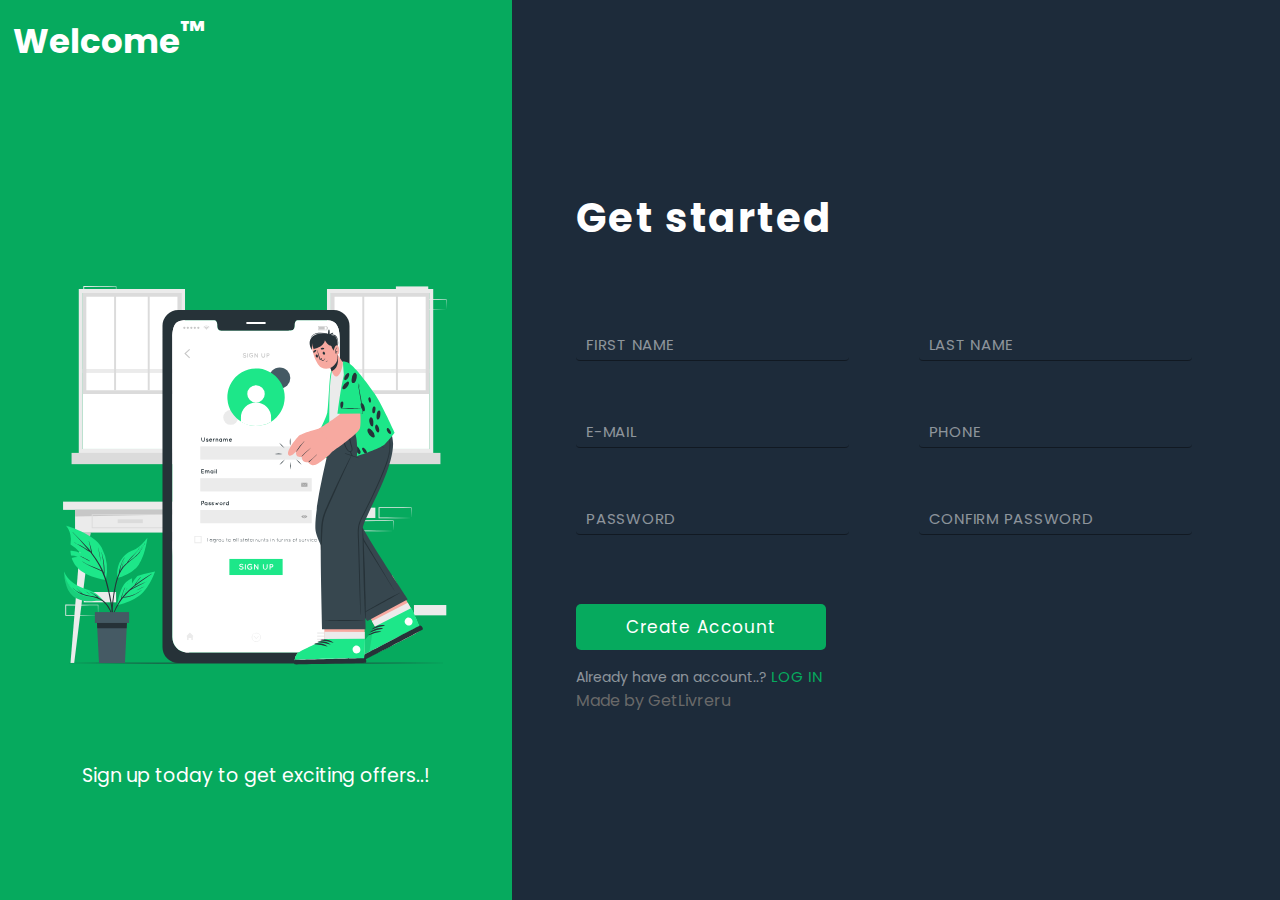
<file: SignUpForm/index.html>
<!DOCTYPE html>
<html lang="en">
<head>
    <meta charset="UTF-8">
    <meta http-equiv="X-UA-Compatible" content="IE=edge">
    <meta name="viewport" content="width=device-width, initial-scale=1.0">
    <meta name="theme-color" content="#06aa5e">
    <meta name="msapplication-navbutton-color" content="#06aa5e">
    <meta name="apple-mobile-web-app-capable" content="yes">
    <meta name="apple-mobile-web-app-status-bar-style" content="black-translucent">
    <title>Sign up | Basket ™</title>
    <link rel="shortcut icon" href="./assets/images/favicon.png" type="image/x-icon">
    <link rel="stylesheet" href="./assets/css/style.css">
    <script src="./assets/js/script.js" defer></script>
</head>
<body>
    <main class="card-container slideUp-animation">
        <div class="image-container">
            <h1 class="company">Welcome<sup>&trade;</sup></h1>
            <img src="./assets/images/signUp.svg" class="illustration" alt="">
            <p class="quote">Sign up today to get exciting offers..!</p>
            <a href="#btm" class="mobile-btm-nav">
                <img src="./assets/images/dbl-arrow.png" alt="">
            </a>
        </div>
        <form action="" method="">
            <div class="form-container slideRight-animation">
    
                <h1 class="form-header">
                    Get started
                </h1>
    
                <div class="input-container">
                    <label for="f-name"></label>
                    <input type="text" name="f-name" id="f-name" required>
                    <span>
                        First name
                    </span>
                    <div class="error"></div>
                </div>
    
                <div class="input-container">
                    <label for="l-name"></label>
                    <input type="text" name="l-name" id="l-name" required>
                    <span>
                        Last name
                    </span>
                    <div class="error"></div>
                </div>
    
                <div class="input-container">
                    <label for="mail">
                    </label>
                    <input type="email" name="mail" id="mail" required>
                    <span>
                        E-mail
                    </span>
                    <div class="error"></div>
                </div>
    
                <div class="input-container">
                    <label for="phone">
                    </label>
                    <input type="tel" name="phone" id="phone" required>
                    <span>Phone</span>
                    <div class="error"></div>
                </div>
    
                <div class="input-container">
                    <label for="user-password"></label>
                    <input type="password" name="user-password" id="user-password" class="user-password" required>
                    <span>Password</span>
                    <div class="error"></div>
                </div>

                <div class="input-container">
                    <label for="user-password-confirm"></label>
                    <input type="password" name="user-password-confirm" id="user-password-confirm" class="password-confirmation" required>
                    <span>
                        Confirm Password
                    </span>
                    <div class="error"></div>
                </div>

                <div id="btm">
                    <button type="submit" class="submit-btn">Create Account</button>
                    <p class="btm-text">
                        Already have an account..? <span class="btm-text-highlighted">  Log in</span>
                    </p>
                    <a href="https://github.com/GetLivreru">Made by GetLivreru</a>
                </div>
            </div>
        </form>
    </main>
    <section class="outro-overlay disabled slideUp-animation">
        <h1 class="company">Basket <sup>&trade;</sup></h1>
        <h1 class="outro-greeting">Thank's for signing up..!</h1>
        <img src="./assets/images/shape.svg" alt="" class="shape">
        <img src="./assets/images/signedUp.svg" alt="" id="signedUp-illustration" class="slideRight-animation">
        <div class="author-link">
            &copy;&nbsp;
            <a href="https://github.com/GetLivreru">Made by GetLivreru</a> |
            <a href="https://www.github.com/GetLivreru/OdinProject">Source Code</a>
        </div>
    </section>
</body>
</html>
</file>
<file: SignUpForm/assets/css/style.css>
@import url('https://fonts.googleapis.com/css2?family=Poppins:wght@400&display=swap');

/*
  VARIABLES DECLARATION ON ROOT
*/
:root {
    --green: rgb(33, 250, 131);
    --red: rgb(252, 86, 108);
    --dusky-green: rgb(6, 170, 94);
    --opac-white: rgba(255, 255, 255, .8);
    --form-txt:  rgba(255, 255, 255, .5);
    --darky: #1d2b3a;
    --light-grey: rgb(105, 105, 105);
}


/*
    COMMON STYLING
*/
* {
    margin: 0;
    padding: 0;
    scroll-behavior: smooth;
    font-family: 'Poppins', system-ui, -apple-system, BlinkMacSystemFont, 'Segoe UI', Roboto, Oxygen, Ubuntu, Cantarell, 'Open Sans', 'Helvetica Neue', sans-serif;
}
body {
    overflow: hidden;
    background-color: var(--dusky-green);
}


/* 
    MAIN(SIGN-UP CARD) SECTION
*/
.card-container {
    display: grid;
    grid-template-columns: calc(100% - 60%) auto;
    height: 100vh;
    width: 100%;
    overflow: hidden;
    background-color: var(--darky);
}


/*
    FORM SECTION
*/
.form-container {
    width: 50vw;
    display: grid;
    grid-template-columns: 1fr 1fr;
    gap: 45px;
    padding: 50px;
    color: var(--form-txt);
}
.form-header {
    grid-column: 1 / -1;
    letter-spacing: .06em;
    margin-bottom: 30px;
    font-size: 40px;
    color: white;
}
input {
    display: block;
    border-radius: 4px;
    border: 0;
    border-bottom: 1px solid rgb(0,0,0,.4);
    padding: 6px 6px 6px 10px;
    margin-top: 5px;
    background-color: rgba(255, 255, 255, 0);
    transition: all .5s ease-in;
    color: var(--opac-white);
} 
input::placeholder{
    content: none;
}
span {
    letter-spacing: .05em;
    text-transform: uppercase;
    font-size: 15px;
    transition: all .4s;
}
[type="submit"]{
    border: 0;
    background-color: var(--dusky-green);
    color: white;
    padding: 10px 50px;
    letter-spacing: .05em;
    border-radius: 5px;
    margin-top: 20px;
    font-size: 17px;
    outline: none;
}
form {
    width: auto;
    display: grid;
    place-items: center;
}
.btm-text {
    margin-top: 15px;
    font-size: 14px;
}
.btm-text-highlighted {
    color: var(--dusky-green);
}
.input-container {
    position: relative;
}
span:not(.btm-text-highlighted) {
    position: absolute;
    left: 0;
    top: 0;
    padding: 10px;
    pointer-events: none;
}


/*
    INPUT FIELD EFFECTS SECTION
*/
input:focus ~ span,
input:valid ~ span{
    font-size: 10px;
    transform: translateX(4px) translateY(-7px);
    font-size: 0.80em;
    padding: 0 6px;
    color: var(--cyny-green);
    background-color: var(--dusky-green);
    color: white;
    border-radius: 2px;
}
input:focus,
input:focus-visible {
    border: 1px solid  var(--green);
    box-shadow: 0 0 5px rgb(0,0,0,.3);
    outline: none;
}
input:valid {
    border: 1px solid var(--green);  
}


/* 
    ERROR PROMPTER SECTION
*/
.error {
    color: rgb(255, 51, 51);
    font-family: sans-serif;
    font-weight: 500;
    text-transform: none;
    overflow: hidden;
    margin-top: 4px;
}


/*
    IMAGE ILLUSTRATION SECTION
*/
.image-container{
    display: grid;
    place-items: center;
    background-color: var(--dusky-green);
    color: white;
}
.image-container > img {
    width: calc(90%);
}
.company, 
.image-container > .quote {
        width: 100%;
        height: 100%;
        text-align: center;
        font-size: 19px;
}
.company {
    font-size: 34px;
    text-align: left;
    height: 70px;
    align-self: flex-start;
    padding: 2% 0 0 5%;
}
.outro-overlay > .company{
    position: absolute;
    top: 0;
}
.mobile-btm-nav {
    display: none;
}


/*
    FORM NAVIGATION (FOR-MOBILE)
*/
.mobile-btm-nav {
    text-decoration: none;
    display: none;
}
.mobile-btm-nav > img {
    transform: scale(.3) rotateZ(180deg);
}


/*
    FLOATING ANIMATION FOR BOTTOM-NAV (FOR-MOBILE-VERSION)
*/
@keyframes float {
	0% {
		transform: translatey(0px);
	}
	50% {
		transform: translatey(-10px);
	}
	100% {
		transform: translatey(0px);
	}
}

/* .card-container {
    display: none;
} */


/* 
    GREETING SECTION (SHOWS AFTER SIGNING UP)
*/
.outro-overlay {
    display: flex;
    background-color: var(--dusky-green);
    height: 100vh;
    width: 100%;
    z-index: 0;
    overflow: hidden;
    align-items: center;
    justify-content: space-evenly;
    color: white;
    position: relative;
}
.outro-overlay > #signedUp-illustration {
    height: 90%;
    z-index: 2;
}
.outro-overlay > .shape {
    position: absolute;
    top: 0;
    left: 0;
    z-index: 1;
    animation: 1.3s 1 forwards cubic-bezier(.36,-0.01,.5,1.38) slideRight;
    width: 150%;
}
.outro-overlay > .outro-greeting {
    z-index: 3;
    font-weight: 700;
    letter-spacing: .02em;
    word-spacing: .1em;
}
.disabled {
    display: none ;
}


/*
  SVG ANIMATION
*/
.slideUp-animation {
    animation: 1.3s 1 forwards cubic-bezier(.36,-0.01,.5,1.38) slideUp;animation-delay: 0s;
} 
.slideRight-animation {
    animation: 1.3s 1 forwards cubic-bezier(.36,-0.01,.5,1.38) slideRight;animation-delay: 0s;
}                             
@keyframes slideUp {  
    0% { opacity: 0; transform: translateY(30px); }
    100% { opacity: 1; transform: inherit;  }    
}                    
@keyframes slideRight {              
    0% { opacity: 0; transform: translateX(30px); }                
    100% { opacity: 1; transform: translateX(0);   }
}


/*
    AUTHOR LINK
*/
.author-link{
    position: fixed;
    bottom: 0;
    padding-bottom: 10px;
    z-index: 5;
}
.author-link,
a {
    text-decoration: none;
    color: var(--light-grey);
    transition: .3s ease-out;
}
.author-link > a:hover {
    color: var(--darky);
}



/*
    MEDIA QUERY SECTION
*/
@media only screen and (max-width: 540px) {
   
    /* 
        For mobile phones: 
    */
    body {
        width: 100%;
        overflow: visible;
    }
    .image-container > [class] {
        transform: scale(1);
    }
    .quote {
        margin-top: -50px;
    }
    .card-container {
        grid-template-rows: 100vh minmax(100vh, auto);
        grid-template-columns: none;
        overflow: hidden;
        height: auto;
    }
    .image-container {
        width: 100%;
        position: relative;
    }
    .image-container > img {
        width: calc(110%);
    }
    .error {
        font-size: 13px;
    }
    .form-container {
        display: grid;
        place-items: center ;
        grid-template-columns: none;
        grid-template-rows: none;
        gap: 20px;
        width: 100%;
        gap: 45px;
        padding: 0;
        color: rgba(255, 255, 255, .5);
    }
    .mobile-btm-nav {
        display: block;
        position: absolute;
        bottom: 0;
        display: block;
        animation: float 1s cubic-bezier(0.59, 0.575, 0.565, 1) infinite;
    }
    form {
        padding: 50px;
        display: flex;
        align-items: center;
    }
    .outro-overlay {
        flex-direction: column;
        justify-content: center;
        gap: 30px;
    }
    .outro-overlay > #signedUp-illustration {
        height: auto;
        z-index: 2; 
    }
    .outro-overlay > .shape {
        display: none;
    }
    .outro-overlay > .outro-greeting {
        font-size: 20px;
        order: 1;
    }
}
</file>
